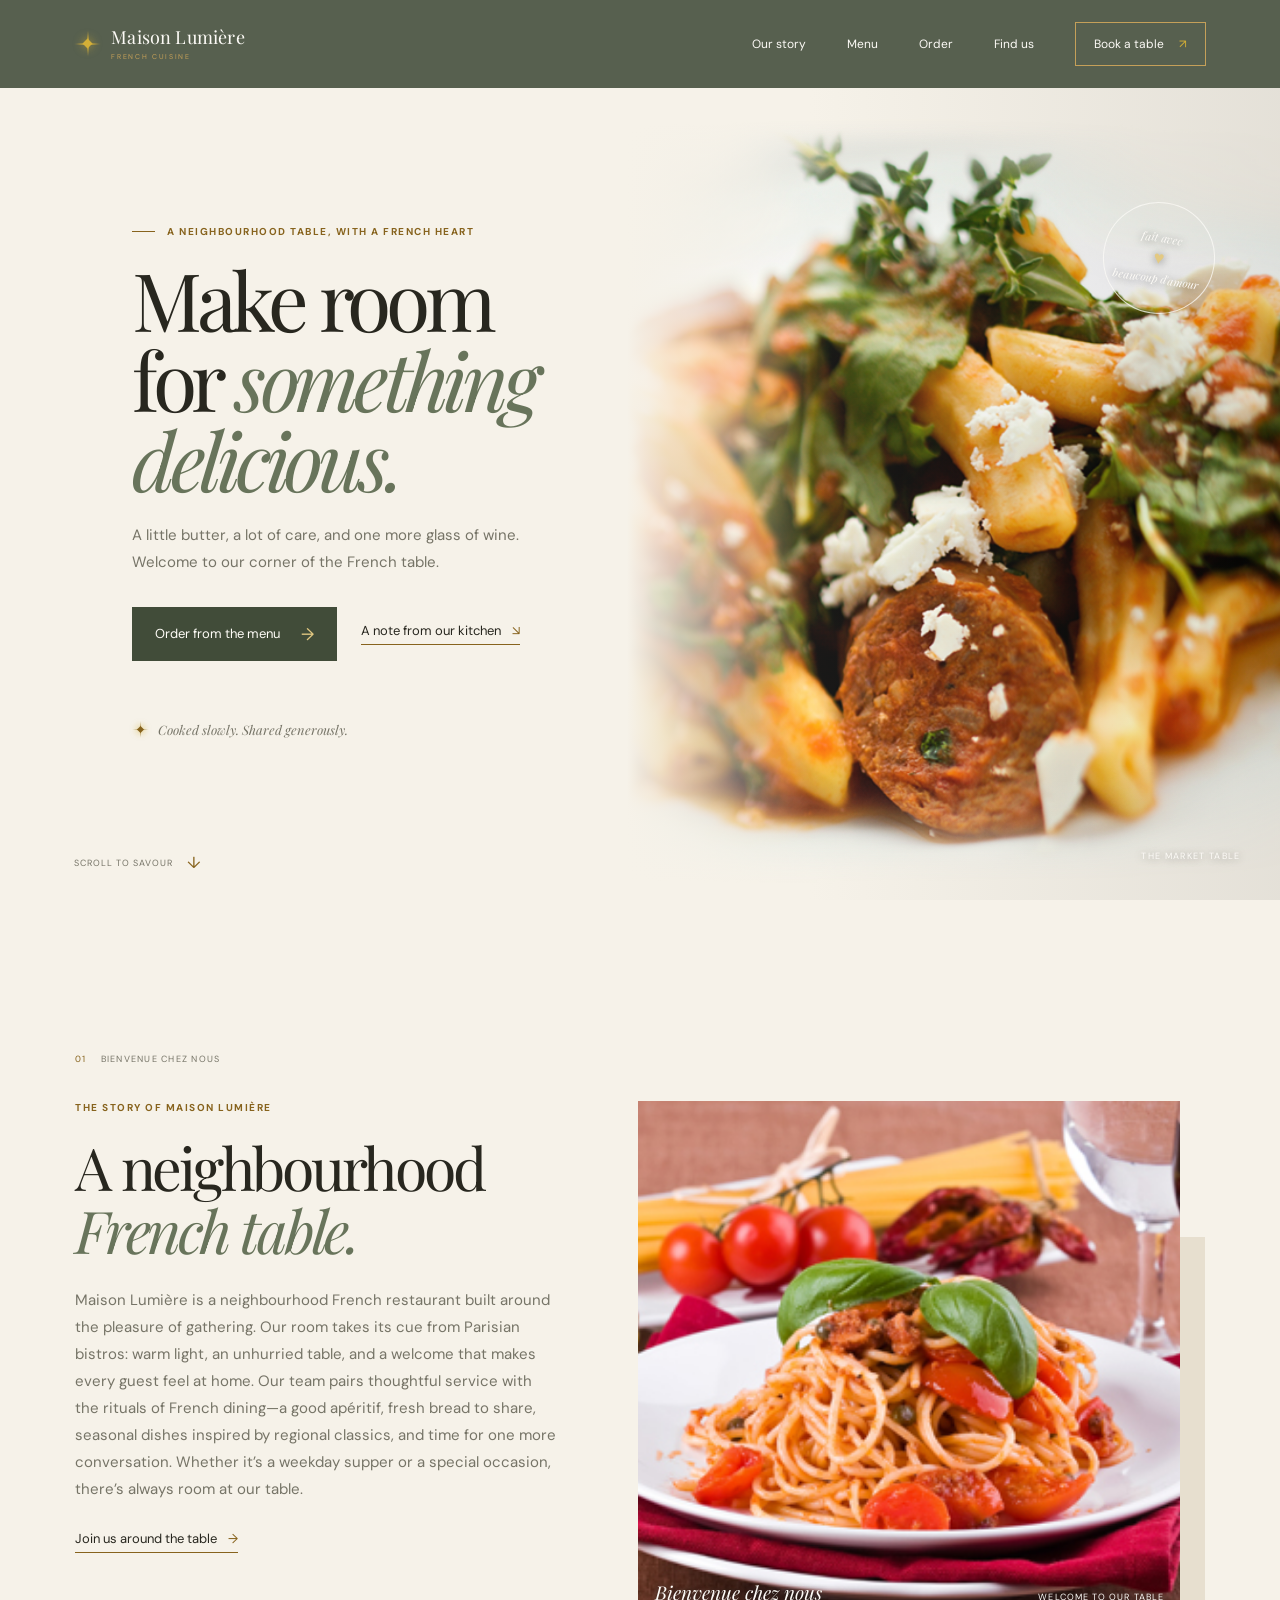
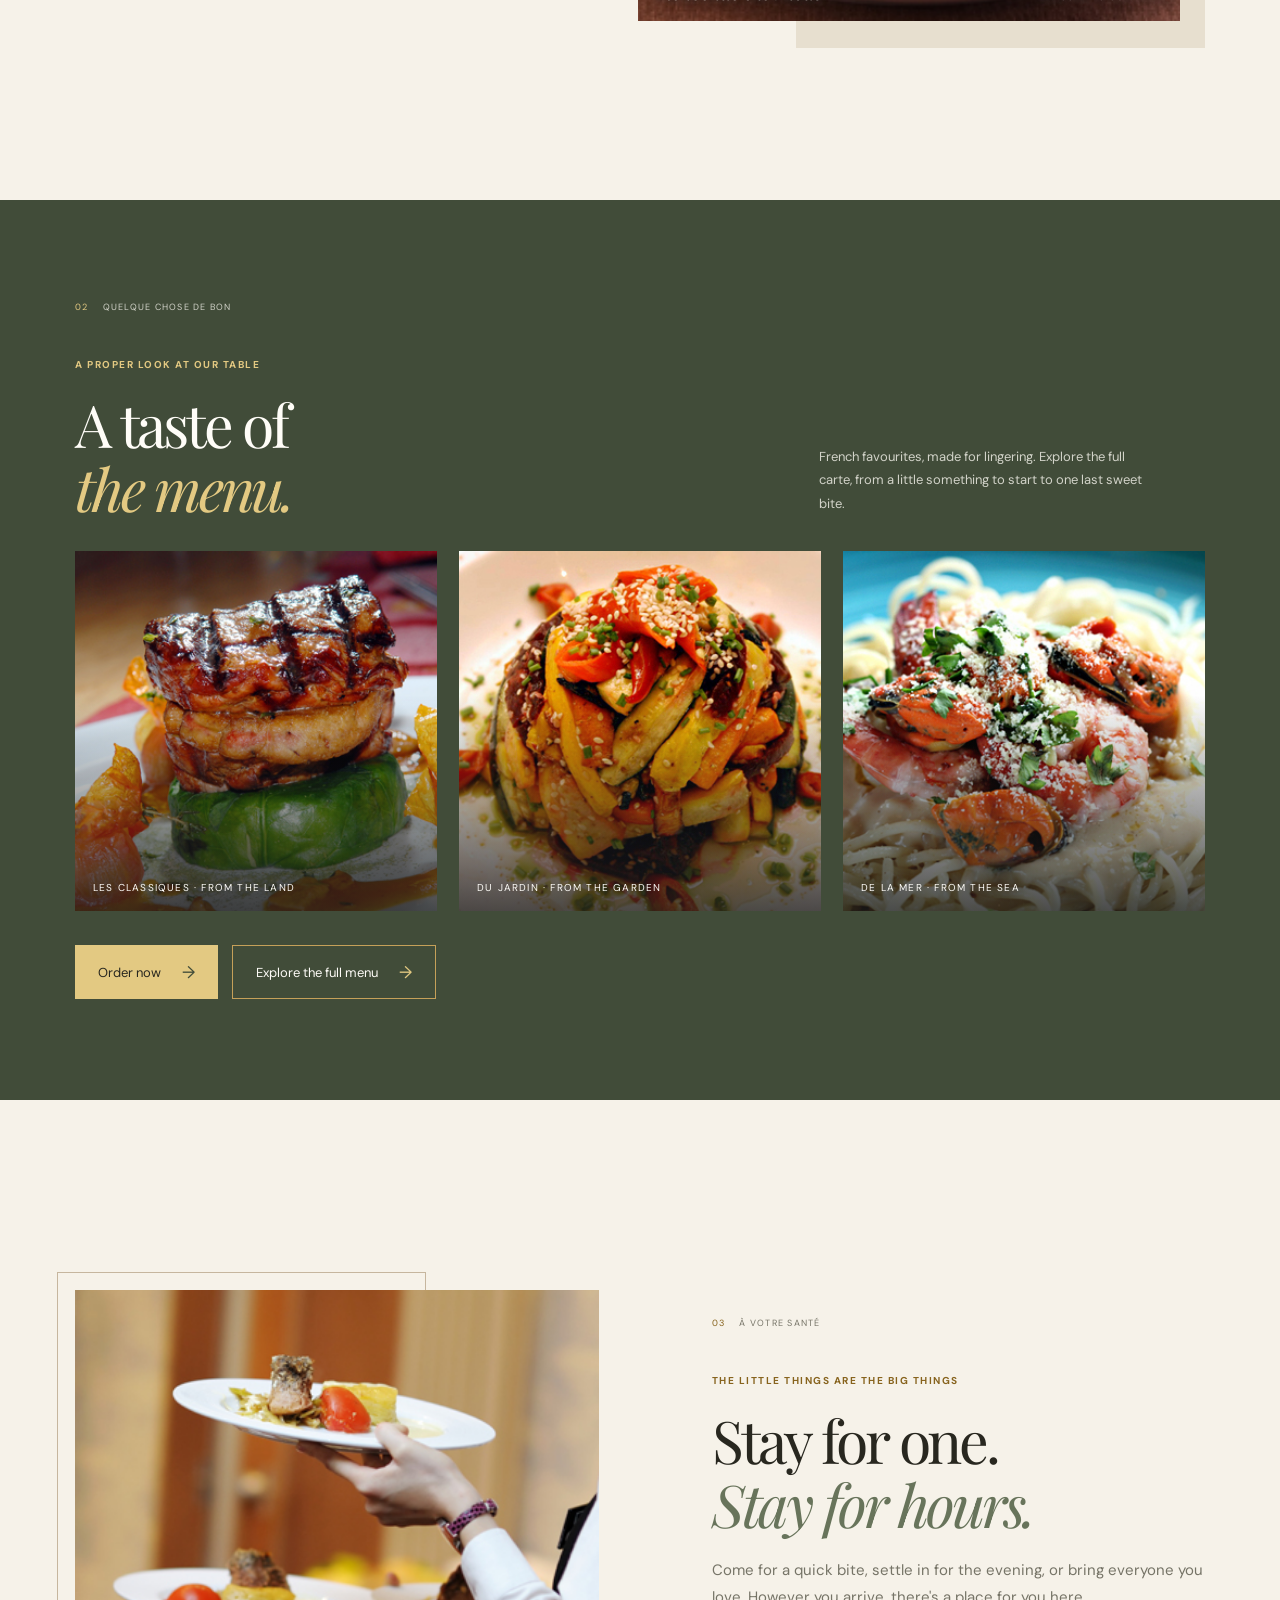
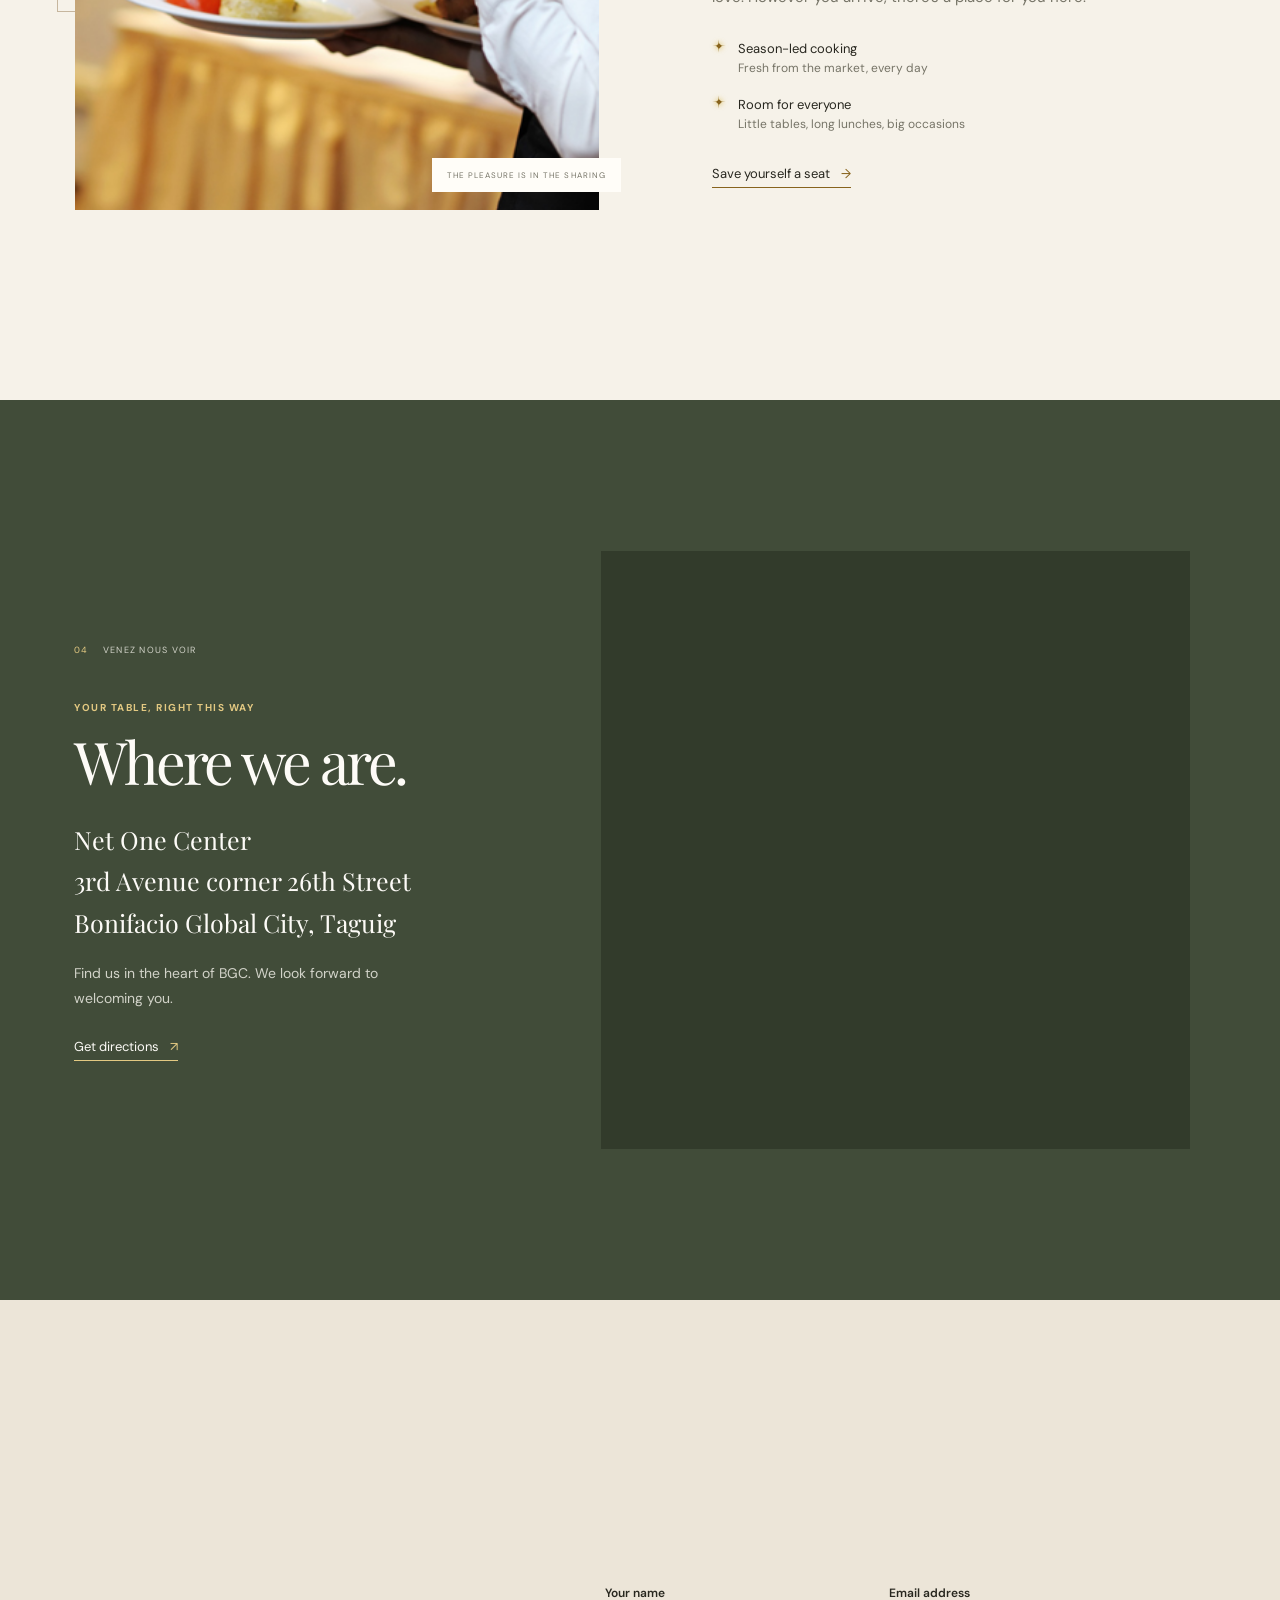
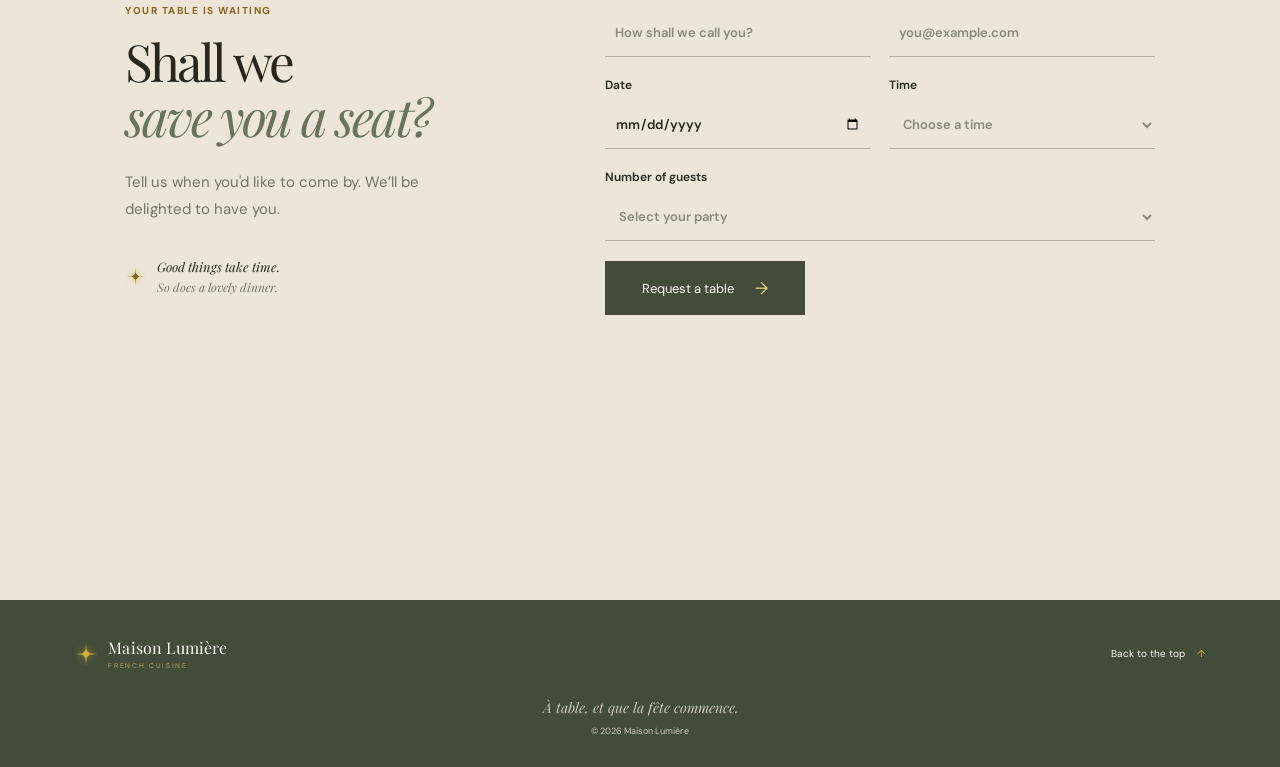
<file: index.html>
<!doctype html>
<html lang="en">
<head>
  <meta charset="utf-8">
  <meta name="viewport" content="width=device-width, initial-scale=1">
  <meta name="theme-color" content="#f6f2e9">
  <meta name="description" content="Maison Lumière — French cooking, made with the seasons and meant to be shared.">
  <title>Maison Lumière — A French table, warmly set</title>
  <link rel="preconnect" href="https://fonts.googleapis.com">
  <link rel="preconnect" href="https://fonts.gstatic.com" crossorigin>
  <link href="https://fonts.googleapis.com/css2?family=DM+Sans:wght@400;500;600;700&family=Montserrat:wght@400;500&family=Playfair+Display:ital,wght@0,400;0,500;0,600;1,400;1,500&display=swap" rel="stylesheet">
  <link rel="stylesheet" href="styles.css">
  <script src="script.js" defer></script>
</head>
<body>
  <!-- Shared site branding and navigation. -->
  <header class="site-header">
      <a class="brand" href="#top" aria-label="Maison Lumière home">
        <span class="brand-mark" aria-hidden="true"><span></span></span>
        <span class="brand-name">Maison Lumière<small>French Cuisine</small></span>
    </a>
    <button class="menu-toggle" type="button" aria-expanded="false" aria-controls="site-nav">
      <span class="sr-only">Toggle navigation</span>
      <span></span><span></span>
    </button>
    <nav class="site-nav" id="site-nav" aria-label="Main navigation">
      <a href="#story">Our story</a>
      <a href="menu.html">Menu</a>
      <a href="menu.html#order-summary">Order</a>
      <a href="#location">Find us</a>
      <a class="nav-booking" href="#reserve">Book a table <span aria-hidden="true">↗</span></a>
    </nav>
  </header>

  <!-- Home page story, menu preview, visit details, and reservation form. -->
  <main>
    <section class="hero" id="top">
      <div class="hero-copy">
        <p class="eyebrow"><span></span> A neighbourhood table, with a French heart</p>
        <h1>Make room<br>for <em>something</em><br><em>delicious.</em></h1>
        <p class="hero-description">A little butter, a lot of care, and one more glass of wine. Welcome to our corner of the French table.</p>
        <div class="hero-actions">
          <a class="button button-dark" href="menu.html#menu">Order from the menu <span aria-hidden="true">→</span></a>
          <a class="text-link" href="#story">A note from our kitchen <span aria-hidden="true">↘</span></a>
        </div>
        <div class="hero-footnote"><span class="logo-star hero-star" aria-hidden="true"><span></span></span> Cooked slowly. Shared generously.</div>
      </div>
      <div class="hero-image" role="img" aria-label="A freshly prepared dish with herbs and golden roasted vegetables">
        <div class="image-caption"><span>THE MARKET TABLE</span></div>
        <div class="round-stamp" aria-hidden="true"><span>fait avec</span><strong>♥</strong><span>beaucoup d'amour</span></div>
      </div>
      <a class="scroll-cue" href="#story"><span>Scroll to savour</span><span aria-hidden="true">↓</span></a>
    </section>

    <section class="intro section-wrap" id="story">
      <div class="section-kicker"><span>01</span><span>BIENVENUE CHEZ NOUS</span></div>
      <div class="intro-copy">
        <p class="eyebrow">The story of Maison Lumière</p>
        <h2>A neighbourhood<br><em>French table.</em></h2>
        <p>Maison Lumière is a neighbourhood French restaurant built around the pleasure of gathering. Our room takes its cue from Parisian bistros: warm light, an unhurried table, and a welcome that makes every guest feel at home. Our team pairs thoughtful service with the rituals of French dining—a good apéritif, fresh bread to share, seasonal dishes inspired by regional classics, and time for one more conversation. Whether it’s a weekday supper or a special occasion, there’s always room at our table.</p>
        <a class="text-link" href="#reserve">Join us around the table <span aria-hidden="true">→</span></a>
      </div>
      <figure class="story-photo">
        <img src="images/chef-portrait.jpg" alt="A chef welcoming guests to the Maison Lumière table" loading="lazy">
        <figcaption><span>Bienvenue chez nous</span><span>WELCOME TO OUR TABLE</span></figcaption>
      </figure>
    </section>

    <section class="menu-preview" id="menu">
      <div class="section-wrap">
        <div class="section-kicker section-kicker-light"><span>02</span><span>QUELQUE CHOSE DE BON</span></div>
        <div class="menu-heading">
          <div>
            <p class="eyebrow">A proper look at our table</p>
            <h2>A taste of<br><em>the menu.</em></h2>
          </div>
          <p>French favourites, made for lingering. Explore the full carte, from a little something to start to one last sweet bite.</p>
        </div>
        <div class="menu-preview-grid">
          <a class="menu-preview-card" href="menu.html#mains" data-preview-description="A French classic from the land, prepared for a relaxed meal at Maison Lumière.">
            <img src="images/index_img-7.jpg" alt="A beautifully plated grilled main course" loading="lazy">
            <span class="menu-preview-label">LES CLASSIQUES · FROM THE LAND</span>
          </a>
          <a class="menu-preview-card" href="menu.html#vegetarian" data-preview-description="Seasonal garden vegetables, thoughtfully prepared with French herbs.">
            <img src="images/index_img-8.jpg" alt="A colorful plate of seasonal vegetables" loading="lazy">
            <span class="menu-preview-label">DU JARDIN · FROM THE GARDEN</span>
          </a>
          <a class="menu-preview-card" href="menu.html#seafood" data-preview-description="Fresh seafood and comforting pasta, simply prepared for the table.">
            <img src="images/index_img-9.jpg" alt="A seafood dish with mussels and pasta" loading="lazy">
            <span class="menu-preview-label">DE LA MER · FROM THE SEA</span>
          </a>
        </div>
        <div class="menu-preview-actions">
          <a class="button button-menu" href="menu.html#order-summary">Order now <span aria-hidden="true">→</span></a>
          <a class="button button-menu button-menu-secondary" href="menu.html">Explore the full menu <span aria-hidden="true">→</span></a>
        </div>
      </div>
    </section>

    <section class="promise section-wrap" id="visit">
      <div class="promise-photo">
        <img src="images/index-3_img-1.jpg" alt="A dish being brought to the table" loading="lazy">
        <span class="photo-label">THE PLEASURE IS IN THE SHARING</span>
      </div>
      <div class="promise-copy">
        <div class="section-kicker"><span>03</span><span>À VOTRE SANTÉ</span></div>
        <p class="eyebrow">The little things are the big things</p>
        <h2>Stay for one.<br><em>Stay for hours.</em></h2>
        <p>Come for a quick bite, settle in for the evening, or bring everyone you love. However you arrive, there's a place for you here.</p>
        <div class="promise-details">
          <div><span class="logo-star detail-icon" aria-hidden="true"><span></span></span><span>Season-led cooking<br><small>Fresh from the market, every day</small></span></div>
          <div><span class="logo-star detail-icon" aria-hidden="true"><span></span></span><span>Room for everyone<br><small>Little tables, long lunches, big occasions</small></span></div>
        </div>
        <a class="text-link" href="#reserve">Save yourself a seat <span aria-hidden="true">→</span></a>
      </div>
    </section>

    <section class="location-section" id="location">
      <div class="location-inner">
        <div class="location-copy">
          <div class="section-kicker"><span>04</span><span>VENEZ NOUS VOIR</span></div>
          <p class="eyebrow">Your table, right this way</p>
          <h2>Where we are.</h2>
          <p class="location-address">Net One Center<br>3rd Avenue corner 26th Street<br>Bonifacio Global City, Taguig</p>
          <p class="location-note">Find us in the heart of BGC. We look forward to welcoming you.</p>
          <a class="text-link" href="https://www.google.com/maps/search/?api=1&query=Net+One+Center%2C+3rd+Avenue+corner+26th+Street%2C+Bonifacio+Global+City%2C+Taguig" target="_blank" rel="noreferrer">Get directions <span aria-hidden="true">↗</span></a>
        </div>
        <div class="location-map">
          <iframe title="Map showing Net One Center in Bonifacio Global City, Taguig" src="https://maps.google.com/maps?q=Net%20One%20Center%2C%203rd%20Avenue%20corner%2026th%20Street%2C%20Bonifacio%20Global%20City%2C%20Taguig&t=&z=15&ie=UTF8&iwloc=&output=embed" loading="lazy" referrerpolicy="no-referrer-when-downgrade"></iframe>
        </div>
      </div>
    </section>

    <section class="reservation" id="reserve">
      <div class="reservation-inner">
        <div class="reservation-copy">
          <p class="eyebrow">Your table is waiting</p>
          <h2>Shall we<br><em>save you a seat?</em></h2>
          <p>Tell us when you'd like to come by. We’ll be delighted to have you.</p>
          <div class="reservation-aside"><span class="logo-star reservation-star" aria-hidden="true"><span></span></span><span>Good things take time.<br><small>So does a lovely dinner.</small></span></div>
        </div>
        <form class="reservation-form">
          <div class="form-row">
            <label>Your name<input name="name" type="text" autocomplete="name" placeholder="How shall we call you?" required></label>
            <label>Email address<input name="email" type="email" autocomplete="email" placeholder="you@example.com" required></label>
          </div>
          <div class="form-row">
            <label>Date<input name="date" type="date" required></label>
            <label>Time<select name="time" required><option value="" disabled selected>Choose a time</option><option>12:00</option><option>12:30</option><option>13:00</option><option>19:00</option><option>19:30</option><option>20:00</option><option>20:30</option></select></label>
          </div>
          <label>Number of guests<select name="guests" required><option value="" disabled selected>Select your party</option><option>1 guest</option><option>2 guests</option><option>3 guests</option><option>4 guests</option><option>5 guests</option><option>6 guests</option></select></label>
          <button class="button button-light" type="submit">Request a table <span aria-hidden="true">→</span></button>
        </form>
      </div>
    </section>
  </main>

  <!-- Shared footer with the current year. -->
  <footer class="site-footer">
    <a class="brand footer-brand" href="#top" aria-label="Maison Lumière home">
      <span class="brand-mark" aria-hidden="true"><span></span></span>
      <span class="brand-name">Maison Lumière<small>French Cuisine</small></span>
    </a>
    <p>À table, et que la fête commence.</p>
    <a href="#top" class="back-top">Back to the top <span aria-hidden="true">↑</span></a>
    <small class="copyright">© <span id="year"></span> Maison Lumière</small>
  </footer>
  <div class="order-toast reservation-toast" role="status" aria-live="polite" aria-atomic="true"></div>
</body>
</html>
</file>
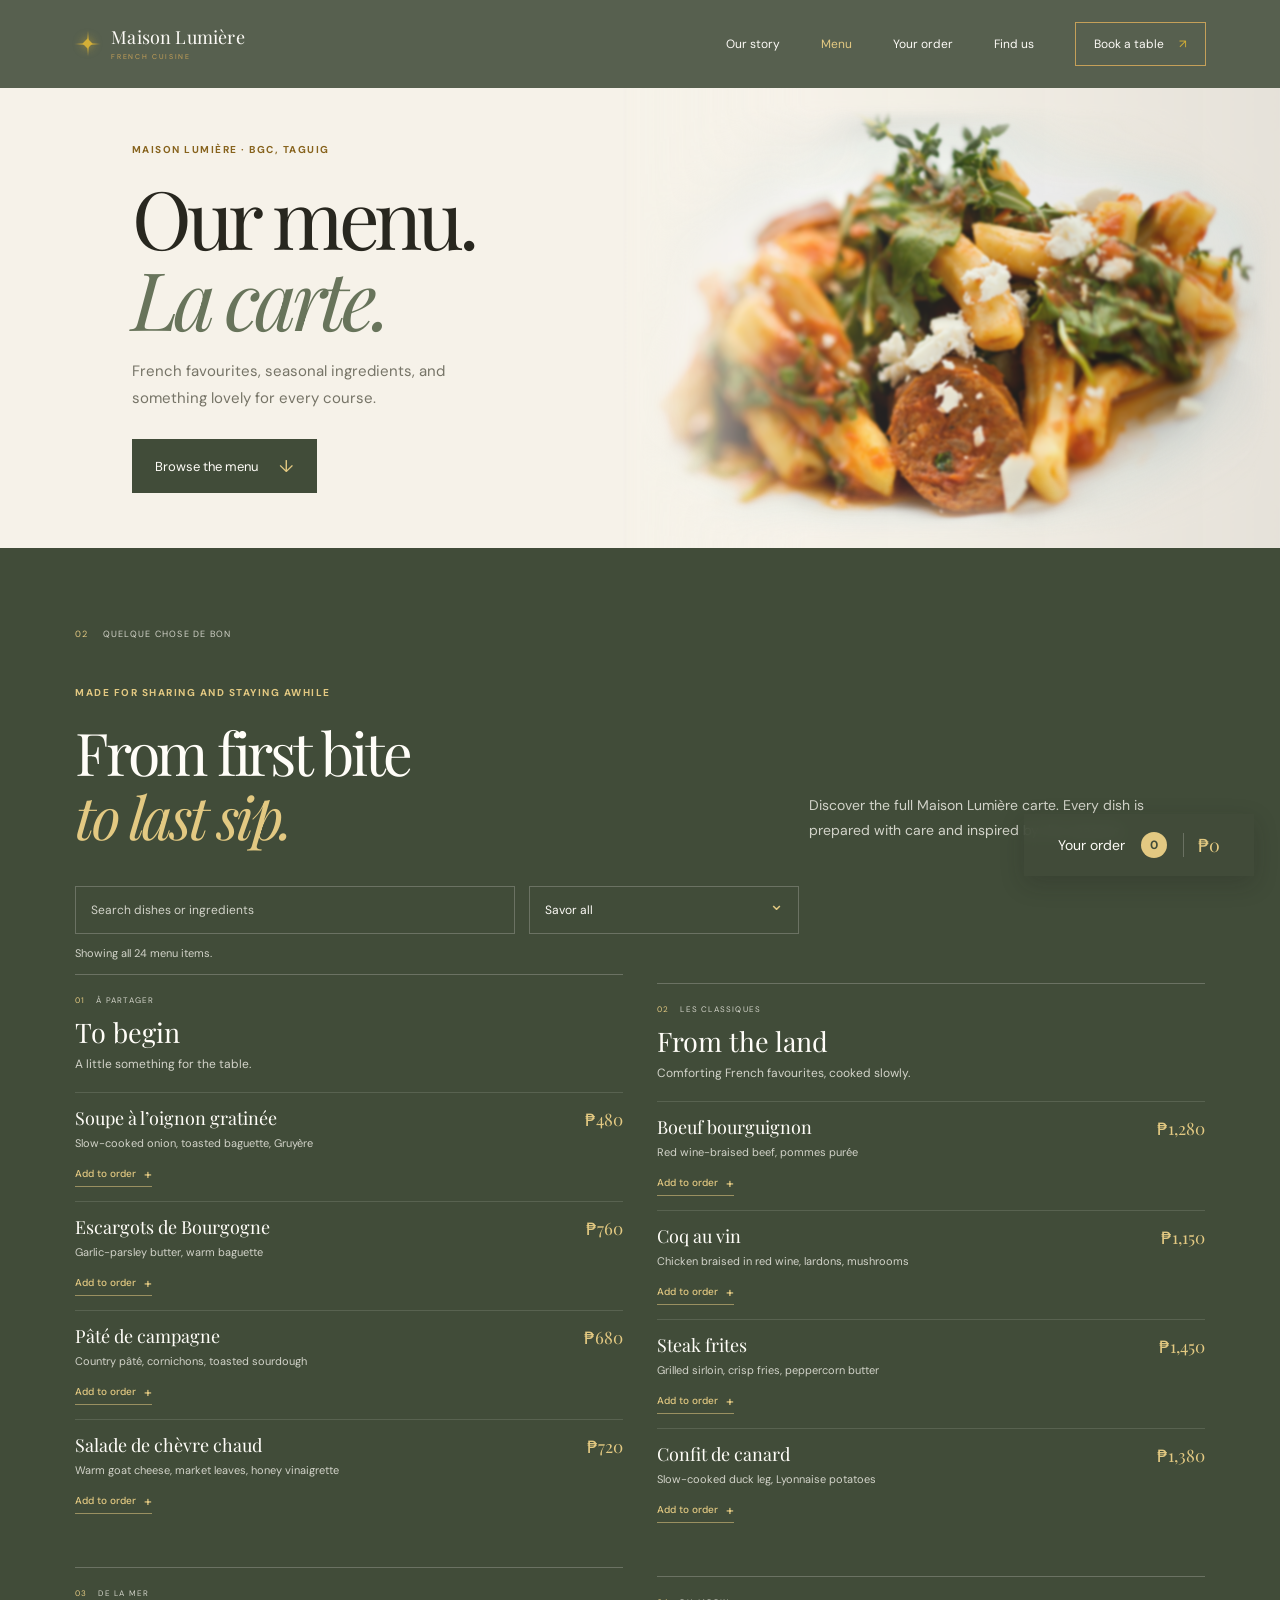
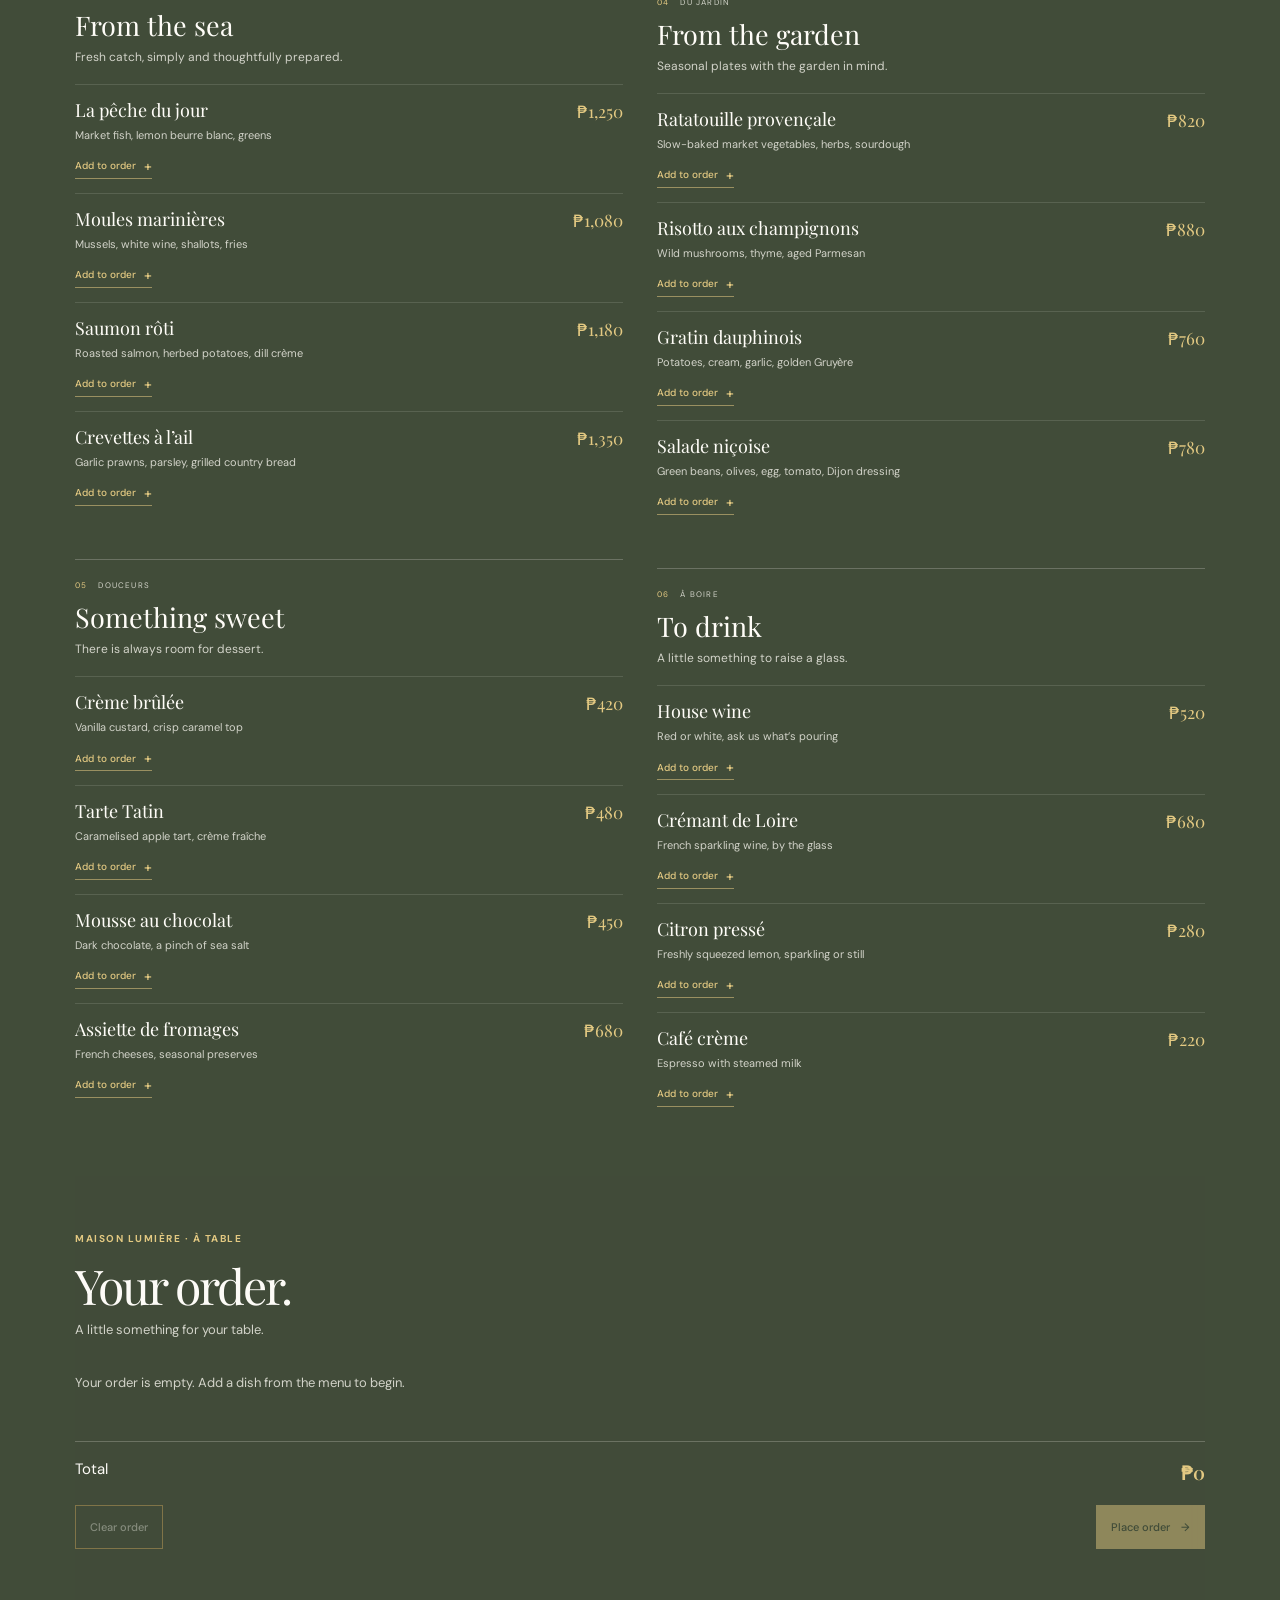
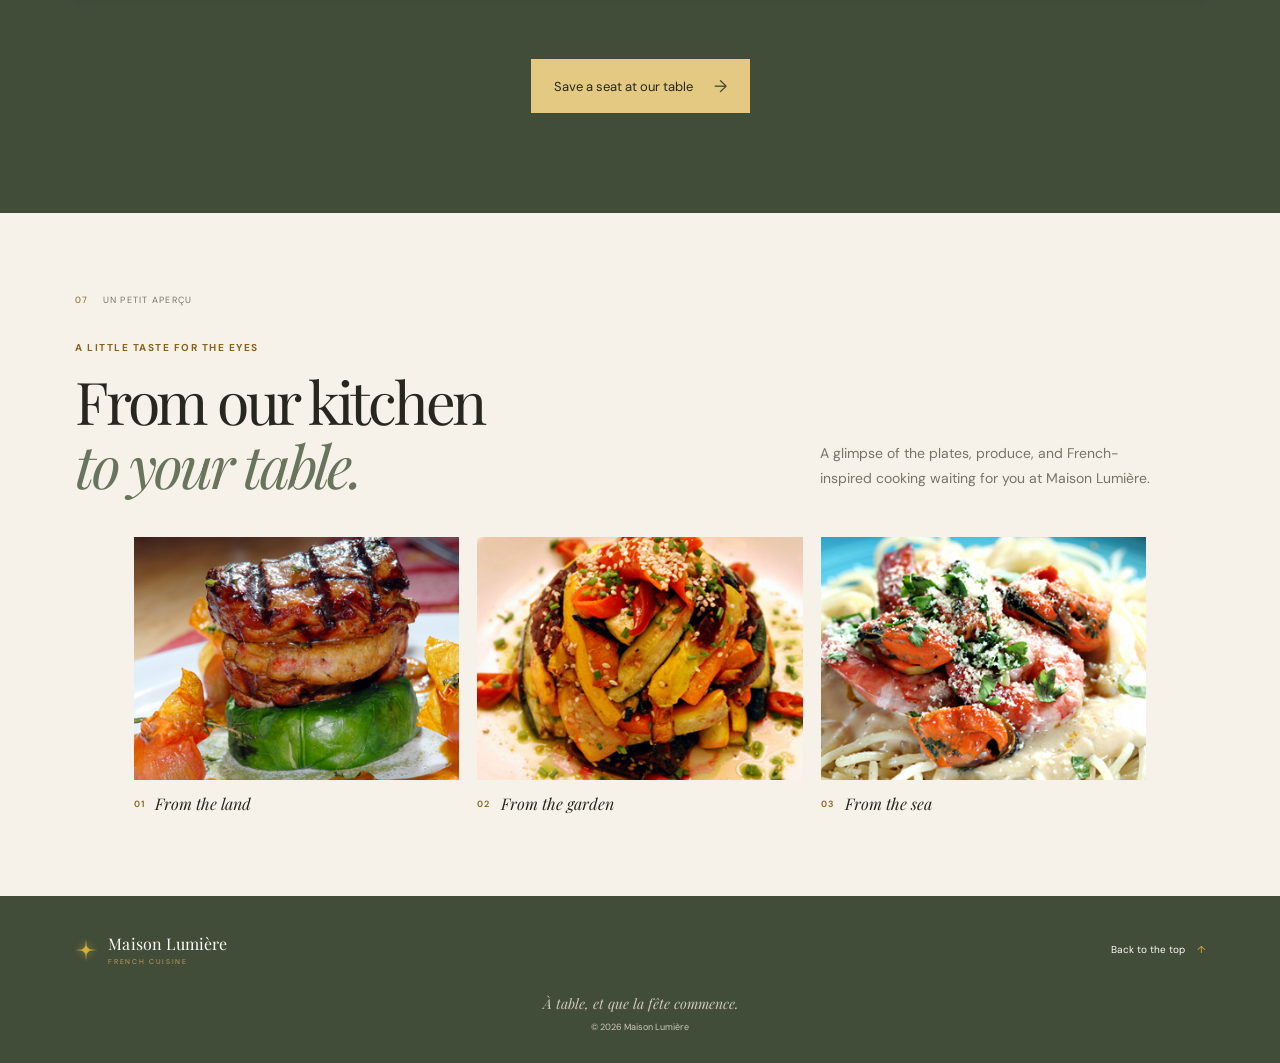
<file: menu.html>
<!doctype html>
<html lang="en">
<head>
  <meta charset="utf-8">
  <meta name="viewport" content="width=device-width, initial-scale=1">
  <meta name="theme-color" content="#f6f2e9">
  <meta name="description" content="Explore the Maison Lumière menu: French bistro favourites, seasonal plates, desserts, and drinks.">
  <title>Our Menu — Maison Lumière</title>
  <link rel="preconnect" href="https://fonts.googleapis.com">
  <link rel="preconnect" href="https://fonts.gstatic.com" crossorigin>
  <link href="https://fonts.googleapis.com/css2?family=DM+Sans:wght@400;500;600;700&family=Montserrat:wght@400;500&family=Playfair+Display:ital,wght@0,400;0,500;0,600;1,400;1,500&display=swap" rel="stylesheet">
  <link rel="stylesheet" href="styles.css">
  <script src="script.js" defer></script>
</head>
<body>
  <!-- Shared site branding and navigation. -->
  <header class="site-header">
    <a class="brand" href="index.html" aria-label="Maison Lumière home">
      <span class="brand-mark" aria-hidden="true"><span></span></span>
      <span class="brand-name">Maison Lumière<small>French Cuisine</small></span>
    </a>
    <button class="menu-toggle" type="button" aria-expanded="false" aria-controls="site-nav">
      <span class="sr-only">Toggle navigation</span>
      <span></span><span></span>
    </button>
    <nav class="site-nav" id="site-nav" aria-label="Main navigation">
      <a href="index.html#story">Our story</a>
      <a href="menu.html" aria-current="page">Menu</a>
      <a href="#order-summary">Your order</a>
      <a href="index.html#location">Find us</a>
      <a class="nav-booking" href="index.html#reserve">Book a table <span aria-hidden="true">↗</span></a>
    </nav>
  </header>

  <!-- Menu sections, category controls, and interactive order summary. -->
  <main>
    <section class="menu-page-hero" id="top">
      <div class="menu-page-hero-copy">
        <p class="eyebrow">MAISON LUMIÈRE · BGC, TAGUIG</p>
        <h1>Our menu.<br><em>La carte.</em></h1>
        <p>French favourites, seasonal ingredients, and something lovely for every course.</p>
        <a class="button button-dark" href="#starters">Browse the menu <span aria-hidden="true">↓</span></a>
      </div>
      <div class="menu-page-hero-image" role="img" aria-label="A seafood dish with pasta, herbs, and mussels"></div>
    </section>

    <section class="menu-section menu-page-section" id="menu">
      <div class="section-wrap">
        <div class="section-kicker section-kicker-light"><span>02</span><span>QUELQUE CHOSE DE BON</span></div>
        <div class="menu-heading">
          <div>
            <p class="eyebrow">Made for sharing and staying awhile</p>
            <h2>From first bite<br><em>to last sip.</em></h2>
          </div>
          <p>Discover the full Maison Lumière carte. Every dish is prepared with care and inspired by the seasons.</p>
        </div>
        <div class="menu-controls">
          <div class="menu-search">
            <label class="sr-only" for="menu-search">Search dishes and ingredients</label>
            <input id="menu-search" type="search" placeholder="Search dishes or ingredients" aria-describedby="menu-search-status">
          </div>
          <div class="menu-category-picker">
            <label class="sr-only" for="menu-category-select">Choose a menu category</label>
            <select id="menu-category-select" aria-label="Choose a menu category">
              <option value="#menu">Savor all</option>
              <option value="#starters">To begin</option>
              <option value="#mains">From the land</option>
              <option value="#seafood">From the sea</option>
              <option value="#vegetarian">From the garden</option>
              <option value="#desserts">Something sweet</option>
              <option value="#drinks">To drink</option>
            </select>
            <span aria-hidden="true">⌄</span>
          </div>
        </div>
        <p class="menu-search-status" id="menu-search-status" role="status" aria-live="polite"></p>
        <div class="menu-grid">
          <article class="menu-category" id="starters">
            <p class="menu-category-label">01 <span>À PARTAGER</span></p>
            <h3>To begin</h3>
            <p class="menu-category-intro">A little something for the table.</p>
            <ul class="menu-list">
              <li><div><h4>Soupe à l’oignon gratinée</h4><p>Slow-cooked onion, toasted baguette, Gruyère</p></div><span class="menu-price">₱480</span></li>
              <li><div><h4>Escargots de Bourgogne</h4><p>Garlic-parsley butter, warm baguette</p></div><span class="menu-price">₱760</span></li>
              <li><div><h4>Pâté de campagne</h4><p>Country pâté, cornichons, toasted sourdough</p></div><span class="menu-price">₱680</span></li>
              <li><div><h4>Salade de chèvre chaud</h4><p>Warm goat cheese, market leaves, honey vinaigrette</p></div><span class="menu-price">₱720</span></li>
            </ul>
          </article>
          <article class="menu-category" id="mains">
            <p class="menu-category-label">02 <span>LES CLASSIQUES</span></p>
            <h3>From the land</h3>
            <p class="menu-category-intro">Comforting French favourites, cooked slowly.</p>
            <ul class="menu-list">
              <li><div><h4>Boeuf bourguignon</h4><p>Red wine-braised beef, pommes purée</p></div><span class="menu-price">₱1,280</span></li>
              <li><div><h4>Coq au vin</h4><p>Chicken braised in red wine, lardons, mushrooms</p></div><span class="menu-price">₱1,150</span></li>
              <li><div><h4>Steak frites</h4><p>Grilled sirloin, crisp fries, peppercorn butter</p></div><span class="menu-price">₱1,450</span></li>
              <li><div><h4>Confit de canard</h4><p>Slow-cooked duck leg, Lyonnaise potatoes</p></div><span class="menu-price">₱1,380</span></li>
            </ul>
          </article>
          <article class="menu-category" id="seafood">
            <p class="menu-category-label">03 <span>DE LA MER</span></p>
            <h3>From the sea</h3>
            <p class="menu-category-intro">Fresh catch, simply and thoughtfully prepared.</p>
            <ul class="menu-list">
              <li><div><h4>La pêche du jour</h4><p>Market fish, lemon beurre blanc, greens</p></div><span class="menu-price">₱1,250</span></li>
              <li><div><h4>Moules marinières</h4><p>Mussels, white wine, shallots, fries</p></div><span class="menu-price">₱1,080</span></li>
              <li><div><h4>Saumon rôti</h4><p>Roasted salmon, herbed potatoes, dill crème</p></div><span class="menu-price">₱1,180</span></li>
              <li><div><h4>Crevettes à l’ail</h4><p>Garlic prawns, parsley, grilled country bread</p></div><span class="menu-price">₱1,350</span></li>
            </ul>
          </article>
          <article class="menu-category" id="vegetarian">
            <p class="menu-category-label">04 <span>DU JARDIN</span></p>
            <h3>From the garden</h3>
            <p class="menu-category-intro">Seasonal plates with the garden in mind.</p>
            <ul class="menu-list">
              <li><div><h4>Ratatouille provençale</h4><p>Slow-baked market vegetables, herbs, sourdough</p></div><span class="menu-price">₱820</span></li>
              <li><div><h4>Risotto aux champignons</h4><p>Wild mushrooms, thyme, aged Parmesan</p></div><span class="menu-price">₱880</span></li>
              <li><div><h4>Gratin dauphinois</h4><p>Potatoes, cream, garlic, golden Gruyère</p></div><span class="menu-price">₱760</span></li>
              <li><div><h4>Salade niçoise</h4><p>Green beans, olives, egg, tomato, Dijon dressing</p></div><span class="menu-price">₱780</span></li>
            </ul>
          </article>
          <article class="menu-category" id="desserts">
            <p class="menu-category-label">05 <span>DOUCEURS</span></p>
            <h3>Something sweet</h3>
            <p class="menu-category-intro">There is always room for dessert.</p>
            <ul class="menu-list">
              <li><div><h4>Crème brûlée</h4><p>Vanilla custard, crisp caramel top</p></div><span class="menu-price">₱420</span></li>
              <li><div><h4>Tarte Tatin</h4><p>Caramelised apple tart, crème fraîche</p></div><span class="menu-price">₱480</span></li>
              <li><div><h4>Mousse au chocolat</h4><p>Dark chocolate, a pinch of sea salt</p></div><span class="menu-price">₱450</span></li>
              <li><div><h4>Assiette de fromages</h4><p>French cheeses, seasonal preserves</p></div><span class="menu-price">₱680</span></li>
            </ul>
          </article>
          <article class="menu-category" id="drinks">
            <p class="menu-category-label">06 <span>À BOIRE</span></p>
            <h3>To drink</h3>
            <p class="menu-category-intro">A little something to raise a glass.</p>
            <ul class="menu-list">
              <li><div><h4>House wine</h4><p>Red or white, ask us what’s pouring</p></div><span class="menu-price">₱520</span></li>
              <li><div><h4>Crémant de Loire</h4><p>French sparkling wine, by the glass</p></div><span class="menu-price">₱680</span></li>
              <li><div><h4>Citron pressé</h4><p>Freshly squeezed lemon, sparkling or still</p></div><span class="menu-price">₱280</span></li>
              <li><div><h4>Café crème</h4><p>Espresso with steamed milk</p></div><span class="menu-price">₱220</span></li>
            </ul>
          </article>
        </div>
        <section class="order-summary" id="order-summary" aria-labelledby="order-summary-title">
          <p class="eyebrow">MAISON LUMIÈRE · À TABLE</p>
          <h2 id="order-summary-title">Your order.</h2>
          <p class="order-summary-intro">A little something for your table.</p>
          <p class="order-empty">Your order is empty. Add a dish from the menu to begin.</p>
          <ul class="order-items" aria-label="Items in your order"></ul>
          <div class="order-total"><span>Total</span><strong>₱0</strong></div>
          <p class="order-status" aria-live="polite"></p>
          <div class="order-summary-actions">
            <button class="order-clear" type="button">Clear order</button>
            <button class="order-submit" type="button">Place order <span aria-hidden="true">→</span></button>
          </div>
        </section>
        <a class="button button-menu menu-booking-link" href="index.html#reserve">Save a seat at our table <span aria-hidden="true">→</span></a>
      </div>
    </section>

    <section class="food-gallery" id="gallery">
      <div class="section-wrap">
        <div class="section-kicker"><span>07</span><span>UN PETIT APERÇU</span></div>
        <div class="food-gallery-heading">
          <div>
            <p class="eyebrow">A little taste for the eyes</p>
            <h2>From our kitchen<br><em>to your table.</em></h2>
          </div>
          <p>A glimpse of the plates, produce, and French-inspired cooking waiting for you at Maison Lumière.</p>
        </div>
        <div class="food-gallery-grid">
          <figure class="food-gallery-card">
            <img src="images/index_img-7.jpg" alt="A French dish from the Maison Lumière menu" loading="lazy">
            <figcaption><span>01</span> From the land</figcaption>
          </figure>
          <figure class="food-gallery-card">
            <img src="images/index_img-8.jpg" alt="A French dish from the Maison Lumière menu" loading="lazy">
            <figcaption><span>02</span> From the garden</figcaption>
          </figure>
          <figure class="food-gallery-card">
            <img src="images/index_img-9.jpg" alt="A French dish from the Maison Lumière menu" loading="lazy">
            <figcaption><span>03</span> From the sea</figcaption>
          </figure>
        </div>
      </div>
    </section>
  </main>

  <!-- Shared footer with the current year. -->
  <footer class="site-footer">
    <a class="brand footer-brand" href="index.html" aria-label="Maison Lumière home">
      <span class="brand-mark" aria-hidden="true"><span></span></span>
      <span class="brand-name">Maison Lumière<small>French Cuisine</small></span>
    </a>
    <p>À table, et que la fête commence.</p>
    <a href="#top" class="back-top">Back to the top <span aria-hidden="true">↑</span></a>
    <small class="copyright">© <span id="year"></span> Maison Lumière</small>
  </footer>
  <button class="order-cart-toggle" type="button" aria-controls="order-summary">
    <span>Your order</span>
    <span class="order-count">0</span>
    <span class="order-cart-total">₱0</span>
  </button>
  <div class="order-toast" role="status" aria-live="polite" aria-atomic="true"></div>
</body>
</html>
</file>
<file: styles.css>
/* Shared brand colors, fonts, and sizing tokens. */
:root {
  color-scheme: light;
  --cream: #f6f2e9;
  --paper: #fffdf8;
  --ivory: #fdfbf7;
  --ink: #28271f;
  --charcoal: #1a1a1a;
  --muted: #767467;
  --olive: #414c39;
  --olive-light: #68745b;
  --gold: #d4af37;
  --gold-muted: #c5a059;
  --gold-soft: #e3c982;
  --gold-ink: #87631d;
  --gold-wash: rgba(212, 175, 55, .1);
  --gold-glow: rgba(212, 175, 55, .55);
  --cream-dark: #ece5d8;
  --linen: #e7dfcf;
  --linen-line: #d7c9b4;
  --sand-line: #c6b69e;
  --field-line: #b8ae9d;
  --placeholder: #8c887e;
  --muted-light: #d2d3c9;
  --footer-muted: #d0c9ba;
  --olive-photo: #59634f;
  --line: rgba(40, 39, 31, .17);
  --line-dark: rgba(253, 251, 247, .22);
  --header-height: 88px;
  --serif: "Playfair Display", Georgia, serif;
  --sans: "DM Sans", Arial, sans-serif;
}
/* Base element defaults used across both pages. */
* {
  box-sizing: border-box;
}
html {
  scroll-behavior: smooth;
  scroll-padding-top: var(--header-height);
}
body {
  margin: 0;
  background: var(--cream);
  color: var(--ink);
  font-family: var(--sans);
  -webkit-font-smoothing: antialiased;
}
a {
  color: inherit;
  text-decoration: none;
}
button, input, select {
  font: inherit;
}
img {
  display: block;
  width: 100%;
}
.sr-only {
  position: absolute;
  width: 1px;
  height: 1px;
  padding: 0;
  margin: -1px;
  overflow: hidden;
  clip: rect(0, 0, 0, 0);
  white-space: nowrap;
  border: 0;
}
/* Shared branding and navigation. */
.site-header {
  height: 88px;
  padding: 0 5.8%;
  display: flex;
  align-items: center;
  justify-content: space-between;
  position: sticky;
  top: 0;
  z-index: 5;
  background: rgba(65, 76, 57, .88);
  backdrop-filter: blur(10px);
  -webkit-backdrop-filter: blur(10px);
}
.brand {
  display: inline-flex;
  align-items: center;
  gap: 10px;
  padding: 9px 0;
  background: transparent;
  color: var(--ivory);
}
.brand-mark, .logo-star {
  position: relative;
  display: inline-grid;
  flex: 0 0 auto;
  place-items: center;
  --star-color: var(--gold);
}
.brand-mark {
  width: 27px;
  height: 27px;
  flex-basis: 27px;
}
.brand-mark::before, .brand-mark::after, .logo-star::before, .logo-star::after {
  position: absolute;
  content: "";
  border-radius: 50%;
}
.brand-mark::before, .logo-star::before {
  width: 2px;
  height: 100%;
  background: linear-gradient(to bottom, transparent, var(--star-color), transparent);
}
.brand-mark::after, .logo-star::after {
  width: 100%;
  height: 2px;
  background: linear-gradient(to right, transparent, var(--star-color), transparent);
}
.brand-mark span, .logo-star span {
  position: relative;
  z-index: 1;
  width: 7px;
  height: 7px;
  background: var(--star-color);
  transform: rotate(45deg);
  box-shadow: 0 0 9px 1px var(--gold-glow);
}
.brand-name {
  color: var(--ivory);
  font: 400 18px/1.1 var(--serif);
  letter-spacing: .01em;
  white-space: nowrap;
}
.brand-name small {
  display: block;
  margin-top: 5px;
  color: var(--gold-muted);
  font: 400 7px/1 var(--sans);
  letter-spacing: .24em;
  text-transform: uppercase;
}
.site-nav {
  display: flex;
  align-items: center;
  gap: clamp(22px, 3.2vw, 50px);
  color: var(--ivory);
  font-size: 12px;
}
.site-nav > a:not(.nav-booking) {
  transition: color .2s ease;
}
.site-nav > a:not(.nav-booking):hover {
  color: var(--gold-soft);
}
.nav-booking {
  padding: 13px 18px;
  border: 1px solid var(--gold-muted);
}
.nav-booking:hover {
  background: var(--gold-wash);
}
.nav-booking span {
  margin-left: 12px;
  color: var(--gold);
}
.menu-toggle {
  display: none;
}
/* Home page hero and story sections. */
.hero {
  min-height: max(560px, calc(100svh - var(--header-height)));
  position: relative;
  display: flex;
  align-items: center;
  overflow: hidden;
}
.hero-copy {
  position: relative;
  z-index: 2;
  width: 51%;
  padding: 10px 0 35px 10.3%;
}
.eyebrow {
  margin: 0 0 21px;
  color: var(--gold-ink);
  font-size: 10px;
  font-weight: 700;
  letter-spacing: .15em;
  text-transform: uppercase;
}
.hero .eyebrow span {
  display: inline-block;
  width: 23px;
  height: 1px;
  margin: 0 9px 3px 0;
  background: var(--gold-ink);
}
h1, h2, h3, p, figure {
  margin-top: 0;
}
.hero h1 {
  margin-bottom: 23px;
  font: 400 clamp(55px, 6.3vw, 92px)/.99 var(--serif);
  letter-spacing: -.065em;
}
h1 em, h2 em {
  color: var(--olive-light);
  font-weight: 400;
}
.hero-description {
  max-width: 410px;
  margin-bottom: 31px;
  color: var(--muted);
  font-size: 15px;
  line-height: 1.8;
}
.hero-actions {
  display: flex;
  align-items: center;
  gap: 24px;
}
.button {
  min-height: 54px;
  padding: 0 23px;
  display: inline-flex;
  align-items: center;
  justify-content: center;
  gap: 21px;
  border: 0;
  cursor: pointer;
  font-size: 13px;
  transition: transform .2s ease, background .2s ease;
}
.button:hover {
  transform: translateY(-2px);
}
.button-dark {
  background: var(--olive);
  color: var(--paper);
}
.button-dark:hover {
  background: var(--olive-light);
}
.button span {
  color: var(--gold-soft);
  font-size: 17px;
}
.text-link {
  padding-bottom: 5px;
  border-bottom: 1px solid var(--gold-ink);
  font-size: 13px;
}
.text-link span {
  margin-left: 8px;
  color: var(--gold-ink);
}
.hero-footnote {
  display: flex;
  align-items: center;
  gap: 9px;
  margin-top: 60px;
  color: var(--muted);
  font: italic 13px var(--serif);
}
.hero-star {
  width: 17px;
  height: 17px;
  --star-color: var(--gold-ink);
}
.hero-star::before, .hero-star::after {
  width: 1px;
  height: 100%;
}
.hero-star::after {
  width: 100%;
  height: 1px;
}
.hero-star span {
  width: 5px;
  height: 5px;
  box-shadow: 0 0 6px 1px var(--gold-glow);
}
.hero-image {
  position: absolute;
  inset: 0 0 0 49%;
  background: linear-gradient(90deg, var(--cream) 0%, rgba(246,242,233,.09) 28%, rgba(20,19,16,.08) 100%), url("images/header-bg.png") center/cover no-repeat;
}
.image-caption {
  position: absolute;
  right: 6%;
  bottom: 38px;
  left: 6%;
  display: flex;
  justify-content: flex-end;
  color: var(--ivory);
  font-size: 9px;
  letter-spacing: .15em;
  text-shadow: 0 1px 8px rgba(0,0,0,.4);
}
.round-stamp {
  position: absolute;
  top: 14%;
  right: 10%;
  width: 112px;
  height: 112px;
  border: 1px solid rgba(253,251,247,.76);
  border-radius: 50%;
  display: flex;
  flex-direction: column;
  align-items: center;
  justify-content: center;
  color: var(--ivory);
  font: italic 11px var(--serif);
  text-shadow: 0 1px 8px rgba(0,0,0,.45);
  transform: rotate(9deg);
}
.round-stamp strong {
  margin: 1px 0;
  color: var(--gold-soft);
  font: 18px var(--sans);
}
.scroll-cue {
  position: absolute;
  z-index: 2;
  left: 5.8%;
  bottom: 27px;
  display: flex;
  gap: 14px;
  align-items: center;
  color: var(--muted);
  font-size: 9px;
  letter-spacing: .11em;
  text-transform: uppercase;
}
.scroll-cue span + span {
  color: var(--gold-ink);
  font-size: 16px;
}
.section-wrap {
  width: min(1130px, 88.4%);
  margin: 0 auto;
}
.intro {
  min-height: 100svh;
  padding-top: clamp(58px, 8svh, 104px);
  padding-bottom: clamp(58px, 8svh, 104px);
  position: relative;
  display: grid;
  grid-template-columns: .92fr 1.08fr;
  column-gap: 7%;
  align-content: center;
}
.section-kicker {
  display: flex;
  gap: 14px;
  align-items: center;
  color: var(--muted);
  font-size: 9px;
  letter-spacing: .14em;
}
.section-kicker span:first-child {
  color: var(--gold-ink);
}
.intro > .section-kicker {
  grid-column: 1 / -1;
  margin-bottom: clamp(25px, 4svh, 42px);
}
.intro-copy {
  padding-left: 0;
}
.intro-copy h2, .menu-heading h2, .promise-copy h2, .reservation-copy h2 {
  margin-bottom: 25px;
  font: 400 clamp(42px, 4.6vw, 66px)/1.08 var(--serif);
  letter-spacing: -.055em;
}
.intro-copy > p:not(.eyebrow), .promise-copy > p:not(.eyebrow) {
  max-width: 500px;
  color: var(--muted);
  font-size: 15px;
  line-height: 1.8;
}
.intro-copy .text-link {
  display: inline-block;
  margin-top: 12px;
}
.story-photo {
  position: relative;
  align-self: center;
  margin: 0;
  padding: 0 25px 27px 0;
}
.story-photo::after {
  content: "";
  position: absolute;
  z-index: -1;
  right: 0;
  bottom: 0;
  width: 72%;
  height: 75%;
  background: var(--linen);
}
.story-photo img {
  width: 100%;
  height: min(58svh, 520px);
  object-fit: cover;
}
.story-photo figcaption {
  position: absolute;
  right: 41px;
  bottom: 43px;
  left: 17px;
  display: flex;
  justify-content: space-between;
  align-items: baseline;
  color: var(--ivory);
  text-shadow: 0 1px 6px #333;
}
.story-photo figcaption span:first-child {
  font: italic 19px var(--serif);
}
.story-photo figcaption span:last-child {
  font-size: 9px;
  letter-spacing: .12em;
}
/* Dish categories, search controls, and order summary. */
.menu-section {
  min-height: 100svh;
  padding: 94px 0 100px;
  background: var(--olive);
  color: var(--paper);
}
.menu-preview {
  min-height: 100svh;
  padding: clamp(70px, 9svh, 110px) 0;
  display: grid;
  align-items: center;
  background: var(--olive);
  color: var(--paper);
}
.menu-preview .section-kicker-light {
  margin-bottom: clamp(30px, 5svh, 46px);
}
.menu-preview .menu-heading {
  margin-bottom: 32px;
}
.menu-preview .menu-heading > p {
  width: min(330px, 34%);
  font-size: 13px;
}
.menu-preview-grid {
  display: grid;
  grid-template-columns: repeat(3, minmax(0, 1fr));
  gap: 22px;
}
.menu-preview-card {
  position: relative;
  min-height: clamp(220px, 30vw, 360px);
  overflow: hidden;
  background: var(--charcoal);
}
.menu-preview-card:focus-visible {
  outline: 2px solid var(--gold-soft);
  outline-offset: 4px;
}
.menu-preview-card::after {
  position: absolute;
  inset: 40% 0 0;
  background: linear-gradient(transparent, rgba(26, 26, 26, .78));
  content: "";
}
.menu-preview-card img {
  width: 100%;
  height: 100%;
  position: absolute;
  inset: 0;
  object-fit: cover;
  transition: transform .35s ease;
}
.menu-preview-card:hover img {
  transform: scale(1.04);
}
.menu-preview-label {
  position: absolute;
  z-index: 1;
  right: 18px;
  bottom: 17px;
  left: 18px;
  color: var(--ivory);
  font-size: 10px;
  letter-spacing: .12em;
}
.menu-preview-actions {
  display: flex;
  flex-wrap: wrap;
  gap: 14px;
  margin-top: 34px;
}
.button-menu {
  background: var(--gold-soft);
  color: var(--ink);
}
.button-menu span {
  color: var(--olive);
}
.button-menu:hover {
  background: var(--ivory);
}
.button-menu-secondary {
  border: 1px solid var(--gold-muted);
  background: transparent;
  color: var(--ivory);
}
.button-menu-secondary span {
  color: var(--gold-soft);
}
.button-menu-secondary:hover {
  background: var(--gold-wash);
}
/* Menu page introduction and food gallery. */
.menu-page-hero {
  min-height: 440px;
  position: relative;
  display: flex;
  align-items: center;
  overflow: hidden;
  background: var(--cream);
}
.menu-page-hero-copy {
  position: relative;
  z-index: 1;
  width: 51%;
  padding: 55px 5% 55px 10.3%;
}
.menu-page-hero-copy h1 {
  margin-bottom: 20px;
  font: 400 clamp(54px, 6.3vw, 82px)/1 var(--serif);
  letter-spacing: -.065em;
}
.menu-page-hero-copy h1 em {
  color: var(--olive-light);
}
.menu-page-hero-copy > p:not(.eyebrow) {
  max-width: 380px;
  margin-bottom: 27px;
  color: var(--muted);
  font-size: 15px;
  line-height: 1.8;
}
.menu-page-hero-image {
  position: absolute;
  inset: 0 0 0 49%;
  background: linear-gradient(90deg, var(--cream) 0%, rgba(246,242,233,.09) 28%, rgba(20,19,16,.08) 100%), url("images/header-bg.png") center/cover no-repeat;
  opacity: .94;
  filter: blur(1px);
  transform: scale(1.005);
}
.menu-page-section {
  padding-top: 80px;
}
.menu-booking-link {
  display: flex;
  width: fit-content;
  margin: 54px auto 0;
}
.site-nav > a[aria-current="page"] {
  color: var(--gold-soft);
}
.food-gallery {
  padding: clamp(68px, 9svh, 105px) 0;
  background: var(--cream);
  color: var(--ink);
}
.food-gallery .section-kicker {
  margin-bottom: 35px;
}
.food-gallery-heading {
  display: flex;
  justify-content: space-between;
  align-items: end;
  gap: 40px;
  margin-bottom: 40px;
}
.food-gallery-heading .eyebrow {
  margin-bottom: 15px;
}
.food-gallery-heading h2 {
  margin: 0;
  font: 400 clamp(42px, 4.6vw, 62px)/1.08 var(--serif);
  letter-spacing: -.055em;
}
.food-gallery-heading h2 em {
  color: var(--olive-light);
}
.food-gallery-heading > p {
  max-width: 340px;
  margin: 0 4% 5px 20px;
  color: var(--muted);
  font-size: 14px;
  line-height: 1.8;
}
.food-gallery-grid {
  width: min(100%, 1012px);
  margin: 0 auto;
  display: grid;
  grid-template-columns: repeat(3, minmax(0, 1fr));
  gap: 18px;
}
.food-gallery-card {
  min-width: 0;
  margin: 0;
}
.food-gallery-card img {
  width: 100%;
  height: clamp(170px, 19vw, 270px);
  object-fit: cover;
}
.food-gallery-card figcaption {
  display: flex;
  align-items: center;
  gap: 10px;
  padding-top: 13px;
  font: italic 16px/1.4 var(--serif);
}
.food-gallery-card figcaption span {
  color: var(--gold-ink);
  font: 600 9px var(--sans);
  letter-spacing: .12em;
}
.section-kicker-light {
  margin-bottom: 46px;
  color: var(--muted-light);
}
.section-kicker-light span:first-child {
  color: var(--gold-soft);
}
.menu-heading {
  display: flex;
  justify-content: space-between;
  align-items: end;
  margin-bottom: 39px;
}
.menu-heading .eyebrow {
  color: var(--gold-soft);
}
.menu-heading h2 {
  margin-bottom: 0;
}
.menu-heading h2 em {
  color: var(--gold-soft);
}
.menu-heading > p {
  width: min(340px, 38%);
  margin: 0 5% 4px 30px;
  color: var(--muted-light);
  font-size: 14px;
  line-height: 1.8;
}
.menu-controls {
  display: flex;
  align-items: center;
  gap: 14px;
  margin-bottom: 12px;
}
.menu-search {
  width: min(440px, 100%);
}
.menu-search input {
  width: 100%;
  min-height: 48px;
  padding: 0 15px;
  border: 1px solid var(--line-dark);
  border-radius: 0;
  background: var(--olive);
  color: var(--ivory);
  accent-color: var(--gold-soft);
  font: 12px var(--sans);
}
.menu-search input::-webkit-search-cancel-button {
  cursor: pointer;
  filter: invert(84%) sepia(25%) saturate(552%) hue-rotate(2deg) brightness(97%) contrast(91%);
}
.menu-search input::placeholder {
  color: var(--muted-light);
  opacity: 1;
}
.menu-search input:hover, .menu-search input:focus-visible {
  border-color: var(--gold-soft);
  outline: none;
}
.menu-category-picker {
  position: relative;
  width: min(270px, 100%);
}
.menu-category-picker select {
  width: 100%;
  min-height: 48px;
  padding: 0 42px 0 15px;
  appearance: none;
  border: 1px solid var(--line-dark);
  border-radius: 0;
  background: var(--olive);
  color: var(--ivory);
  cursor: pointer;
  font-size: 12px;
}
.menu-category-picker select:hover, .menu-category-picker select:focus-visible {
  border-color: var(--gold-soft);
  outline: none;
}
.menu-category-picker select option {
  background: var(--olive);
  color: var(--ivory);
}
.menu-category-picker > span {
  position: absolute;
  top: -13px;
  right: 15px;
  bottom: 0;
  display: grid;
  place-items: center;
  color: var(--gold-soft);
  font-size: 18px;
  line-height: 1;
  pointer-events: none;
}
.menu-search-status {
  min-height: 18px;
  margin: 0 0 10px;
  color: var(--muted-light);
  font-size: 11px;
}
.menu-grid {
  display: grid;
  grid-template-columns: repeat(2, minmax(0, 1fr));
  column-gap: 34px;
  row-gap: 39px;
}
.menu-category {
  min-width: 0;
  padding-top: 20px;
  border-top: 1px solid var(--line-dark);
  scroll-margin-top: 24px;
}
.menu-category:nth-child(even) {
  transform: translateY(9px);
}
.menu-category-label {
  display: flex;
  gap: 11px;
  margin-bottom: 12px;
  color: var(--gold-soft);
  font-size: 8px;
  letter-spacing: .15em;
}
.menu-category-label span {
  color: var(--muted-light);
}
.menu-category > h3 {
  margin-bottom: 7px;
  font: 400 27px/1.15 var(--serif);
}
.menu-category-intro {
  margin-bottom: 0;
  color: var(--muted-light);
  font-size: 12px;
  line-height: 1.6;
}
.menu-list {
  margin: 17px 0 0;
  padding: 0;
  list-style: none;
}
.menu-list li {
  display: flex;
  justify-content: space-between;
  gap: 12px;
  padding: 14px 0;
  border-top: 1px solid rgba(253, 251, 247, .12);
}
.menu-list li[hidden], .menu-category[hidden] {
  display: none;
}
.menu-list li > div {
  min-width: 0;
}
.menu-list h4 {
  margin: 0 0 5px;
  font: 400 18px/1.3 var(--serif);
}
.menu-list li p {
  margin: 0;
  color: var(--muted-light);
  font-size: 11px;
  line-height: 1.6;
}
.menu-price {
  flex: 0 0 auto;
  padding-top: 1px;
  color: var(--gold-soft);
  font: 17px/1.3 var(--serif);
  white-space: nowrap;
}
.add-to-order {
  display: inline-flex;
  align-items: center;
  gap: 8px;
  margin-top: 9px;
  padding: 5px 0;
  border: 0;
  border-bottom: 1px solid rgba(227,201,130,.55);
  background: transparent;
  color: var(--gold-soft);
  cursor: pointer;
  font: 500 10px var(--sans);
  transition: color .2s ease, border-color .2s ease;
}
.add-to-order span {
  font-size: 14px;
  line-height: 1;
}
.add-to-order:hover, .add-to-order:focus-visible {
  border-color: var(--ivory);
  color: var(--ivory);
  outline: none;
}
.order-cart-toggle {
  position: fixed;
  z-index: 6;
  right: 26px;
  bottom: 24px;
  min-width: 230px;
  min-height: 62px;
  display: inline-flex;
  align-items: center;
  justify-content: center;
  gap: 16px;
  padding: 0 22px;
  border: 0;
  background: rgba(65, 76, 57, .88);
  color: var(--ivory);
  box-shadow: 0 8px 24px rgba(26,26,26,.2);
  backdrop-filter: blur(8px);
  -webkit-backdrop-filter: blur(8px);
  cursor: pointer;
  font-size: 14px;
  transition: opacity .2s ease, visibility .2s ease;
}
.order-cart-toggle.is-hidden {
  visibility: hidden;
  opacity: 0;
  pointer-events: none;
}
.order-toast {
  position: fixed;
  z-index: 7;
  left: 26px;
  bottom: 24px;
  width: min(360px, calc(100% - 52px));
  padding: 18px 22px;
  border-left: 3px solid var(--gold-soft);
  background: rgba(65, 76, 57, .88);
  color: var(--ivory);
  box-shadow: 0 8px 24px rgba(26,26,26,.24);
  backdrop-filter: blur(8px);
  -webkit-backdrop-filter: blur(8px);
  font-size: 13px;
  line-height: 1.6;
  opacity: 0;
  transform: translateY(12px);
  visibility: hidden;
  transition: opacity .25s ease, transform .25s ease, visibility .25s ease;
}
.order-toast.is-visible {
  opacity: 1;
  transform: translateY(0);
  visibility: visible;
}
.order-count {
  min-width: 26px;
  height: 26px;
  display: inline-grid;
  place-items: center;
  border-radius: 50%;
  background: var(--gold-soft);
  color: var(--olive);
  font-size: 12px;
  font-weight: 700;
}
.order-cart-total {
  padding-left: 14px;
  border-left: 1px solid var(--line-dark);
  color: var(--gold-soft);
  font-family: var(--serif);
  font-size: 18px;
}
.order-summary {
  width: 100%;
  margin: 64px auto 0;
  padding: clamp(32px, 5vw, 56px) 0;
  border: 0;
  background: rgba(65, 76, 57, .88);
  color: var(--ivory);
  backdrop-filter: blur(8px);
  -webkit-backdrop-filter: blur(8px);
  scroll-margin-top: 24px;
}
.order-summary > .eyebrow {
  margin-bottom: 14px;
  color: var(--gold-soft);
}
.order-summary h2 {
  margin: 0 0 8px;
  font: 400 clamp(34px, 5vw, 48px)/1.1 var(--serif);
  letter-spacing: -.045em;
}
.order-summary-intro, .order-empty {
  color: var(--muted-light);
  font-size: 13px;
  line-height: 1.6;
}
.order-empty {
  padding: 19px 0;
}
.order-items {
  max-height: min(42svh, 420px);
  overflow-y: auto;
  margin: 0;
  padding: 0;
  list-style: none;
}
.order-items > li {
  display: grid;
  grid-template-columns: minmax(0, 1fr) auto;
  gap: 8px 14px;
  padding: 15px 0;
  border-top: 1px solid var(--line-dark);
}
.order-item-name {
  font: 400 16px/1.35 var(--serif);
}
.order-item-subtotal {
  color: var(--gold-soft);
  font: 15px var(--serif);
  white-space: nowrap;
}
.order-quantity-controls {
  grid-column: 1 / -1;
  display: flex;
  align-items: center;
  gap: 10px;
}
.order-quantity-controls button {
  width: 27px;
  height: 27px;
  border: 1px solid var(--gold-muted);
  background: transparent;
  color: var(--ivory);
  cursor: pointer;
}
.order-quantity-controls button:hover, .order-quantity-controls button:focus-visible {
  border-color: var(--gold-soft);
  outline: none;
}
.order-quantity {
  min-width: 14px;
  color: var(--ivory);
  font-size: 12px;
  text-align: center;
}
.order-remove {
  margin-left: auto;
  border: 0 !important;
  color: var(--muted-light) !important;
  font-size: 11px;
  text-decoration: underline;
  width: auto !important;
}
.order-total {
  display: flex;
  justify-content: space-between;
  margin-top: 16px;
  padding-top: 17px;
  border-top: 1px solid var(--line-dark);
  font: 15px var(--sans);
}
.order-total strong {
  color: var(--gold-soft);
  font: 600 19px var(--serif);
}
.order-status {
  min-height: 0;
  margin: 0;
  color: var(--gold-soft);
  font-size: 12px;
  line-height: 1.5;
}
.order-status:not(:empty) {
  margin-top: 14px;
  padding: 12px;
  background: var(--gold-wash);
}
.order-summary-actions {
  display: flex;
  justify-content: space-between;
  gap: 12px;
  margin-top: 20px;
}
.order-summary-actions button {
  min-height: 44px;
  padding: 0 14px;
  cursor: pointer;
  font: 500 11px var(--sans);
}
.order-clear {
  border: 1px solid var(--gold-muted);
  background: transparent;
  color: var(--muted-light);
}
.order-clear:hover, .order-clear:focus-visible {
  border-color: var(--gold-soft);
  color: var(--ivory);
  outline: none;
}
.order-submit {
  border: 1px solid var(--gold-soft);
  background: var(--gold-soft);
  color: var(--olive);
}
.order-submit span {
  margin-left: 8px;
  color: var(--gold-soft);
}
.order-submit span {
  color: var(--olive);
}
.order-submit:hover, .order-submit:focus-visible {
  background: var(--ivory);
  outline: none;
}
.order-submit:disabled, .order-clear:disabled {
  cursor: not-allowed;
  opacity: .48;
}
.menu-footnote {
  margin: 42px 0 0;
  color: var(--gold-soft);
  text-align: center;
  font: 11px/1.5 var(--sans);
  letter-spacing: .04em;
}
.menu-footnote small {
  display: block;
  margin-top: 6px;
  color: var(--muted-light);
  font-size: 9px;
  letter-spacing: 0;
}
/* Visit details, reservations, and shared footer. */
.promise {
  min-height: 100svh;
  padding-top: clamp(70px, 9svh, 120px);
  padding-bottom: clamp(70px, 9svh, 120px);
  display: grid;
  grid-template-columns: 1.03fr .97fr;
  gap: 10%;
  align-content: center;
  align-items: center;
}
.promise-photo {
  position: relative;
}
.promise-photo::before {
  content: "";
  position: absolute;
  top: -18px;
  left: -18px;
  width: 70%;
  height: 65%;
  border: 1px solid var(--sand-line);
}
.promise-photo img {
  position: relative;
  width: 100%;
  height: min(58svh, 520px);
  object-fit: cover;
}
.photo-label {
  position: absolute;
  right: -22px;
  bottom: 18px;
  padding: 12px 15px;
  background: var(--paper);
  color: var(--muted);
  font-size: 8px;
  letter-spacing: .13em;
}
.promise-copy .section-kicker {
  margin-bottom: 45px;
}
.promise-copy h2 {
  margin-bottom: 21px;
}
.promise-details {
  display: grid;
  gap: 17px;
  margin: 28px 0;
}
.promise-details > div {
  display: flex;
  gap: 12px;
  align-items: flex-start;
  font-size: 13px;
  line-height: 1.5;
}
.detail-icon {
  width: 14px;
  height: 14px;
  --star-color: var(--gold-ink);
}
.detail-icon::before, .detail-icon::after {
  width: 1px;
  height: 100%;
}
.detail-icon::after {
  width: 100%;
  height: 1px;
}
.detail-icon span {
  width: 4px;
  height: 4px;
  box-shadow: 0 0 5px 1px var(--gold-glow);
}
.promise-details small {
  color: var(--muted);
  font-size: 12px;
}
.location-section {
  min-height: 100svh;
  padding: clamp(60px, 8svh, 100px) 5.8%;
  display: grid;
  align-items: center;
  background: var(--olive);
  color: var(--ivory);
}
.location-inner {
  width: min(1250px, 100%);
  min-height: min(70svh, 650px);
  margin: 0 auto;
  display: grid;
  grid-template-columns: .82fr 1.18fr;
  align-items: stretch;
  gap: 7%;
}
.location-copy {
  align-self: center;
  padding: 20px 0;
}
.location-copy .section-kicker {
  color: var(--muted-light);
}
.location-copy .section-kicker span:first-child, .location-copy .eyebrow {
  color: var(--gold-soft);
}
.location-copy .section-kicker {
  margin-bottom: clamp(34px, 5svh, 55px);
}
.location-copy .eyebrow {
  margin-bottom: 16px;
}
.location-copy h2 {
  margin: 0 0 27px;
  font: 400 clamp(44px, 4.6vw, 66px)/1.06 var(--serif);
  letter-spacing: -.055em;
}
.location-copy h2 em {
  color: var(--gold-soft);
}
.location-address {
  margin: 0 0 18px;
  font: 400 clamp(19px, 2vw, 25px)/1.65 var(--serif);
}
.location-note {
  max-width: 350px;
  margin-bottom: 24px;
  color: var(--muted-light);
  font-size: 14px;
  line-height: 1.8;
}
.location-copy .text-link {
  border-color: var(--gold-soft);
}
.location-copy .text-link span {
  color: var(--gold-soft);
}
.location-map {
  position: relative;
  min-height: 440px;
  overflow: hidden;
  border: 8px solid var(--olive);
  background: var(--olive);
}
.location-map::after {
  position: absolute;
  inset: 8px;
  background: var(--olive);
  content: "";
  opacity: .32;
  mix-blend-mode: multiply;
  pointer-events: none;
}
.location-map iframe {
  display: block;
  width: 100%;
  height: 100%;
  min-height: inherit;
  border: 0;
  filter: grayscale(1) sepia(.12);
}
.reservation {
  min-height: 100svh;
  padding: clamp(70px, 9svh, 110px) 6%;
  display: grid;
  align-items: center;
  background: var(--cream-dark);
  color: var(--ink);
}
.reservation-inner {
  width: min(1030px, 100%);
  margin: auto;
  display: grid;
  grid-template-columns: .8fr 1.2fr;
  gap: 11%;
  align-items: center;
}
.reservation-copy .eyebrow {
  margin-bottom: 17px;
  color: var(--gold-ink);
}
.reservation-copy h2 {
  font-size: clamp(40px, 4vw, 54px);
}
.reservation-copy h2 em {
  color: var(--olive-light);
}
.reservation-copy > p:not(.eyebrow) {
  max-width: 330px;
  color: var(--muted);
  font-size: 15px;
  line-height: 1.8;
}
.reservation-aside {
  display: flex;
  gap: 11px;
  align-items: center;
  margin-top: 34px;
  font: italic 13px/1.5 var(--serif);
}
.reservation-star {
  width: 21px;
  height: 21px;
  --star-color: var(--gold-ink);
}
.reservation-star::before, .reservation-star::after {
  width: 1px;
  height: 100%;
}
.reservation-star::after {
  width: 100%;
  height: 1px;
}
.reservation-star span {
  width: 5px;
  height: 5px;
  box-shadow: 0 0 6px 1px var(--gold-glow);
}
.reservation-aside small {
  color: var(--muted);
  font-size: 12px;
}
.reservation-form {
  display: grid;
  gap: 20px;
}
.form-row {
  display: grid;
  grid-template-columns: 1fr 1fr;
  gap: 18px;
}
.reservation-form label {
  display: grid;
  gap: 8px;
  color: var(--ink);
  font-size: 12px;
  font-weight: 600;
}
.reservation-form input, .reservation-form select {
  width: 100%;
  min-height: 48px;
  padding: 0 10px;
  border: 0;
  border-bottom: 1px solid var(--field-line);
  border-radius: 0;
  outline: 0;
  background: transparent;
  color: var(--ink);
  font-size: 13px;
}
.reservation-form input:focus, .reservation-form select:focus {
  border-bottom-color: var(--gold);
}
.reservation-form input::placeholder, .reservation-form select:invalid {
  color: var(--placeholder);
}
.reservation-form select option {
  background: var(--cream-dark);
  color: var(--ink);
}
.button-light {
  justify-self: start;
  min-width: 200px;
  background: var(--olive);
  color: var(--ivory);
}
.button-light:hover {
  background: var(--charcoal);
}
.button-light span {
  color: var(--gold-soft);
}
.form-note {
  margin: -8px 0 0;
  color: var(--muted);
  font-size: 11px;
  line-height: 1.6;
}
.site-footer {
  min-height: 130px;
  padding: 30px 5.8%;
  display: flex;
  justify-content: space-between;
  align-items: center;
  flex-wrap: wrap;
  gap: 20px;
  background: var(--olive);
  color: var(--ivory);
}
.footer-brand .brand-mark {
  width: 24px;
  height: 24px;
  flex-basis: 24px;
}
.footer-brand .brand-mark span {
  width: 6px;
  height: 6px;
}
.footer-brand .brand-name {
  font-size: 16px;
}
.site-footer > p {
  order: 3;
  width: 100%;
  margin: 0;
  color: var(--footer-muted);
  font: italic 14px var(--serif);
  text-align: center;
}
.back-top {
  order: 2;
  font-size: 10px;
}
.back-top span {
  margin-left: 9px;
  color: var(--gold);
}
.copyright {
  order: 4;
  width: 100%;
  margin-top: -12px;
  color: var(--footer-muted);
  font-size: 9px;
  text-align: center;
}
/* Responsive layout adjustments for tablets and phones. */
@media (min-width: 1400px) {
  .hero-copy {
    padding-left: max(10.3%, calc((100vw - 1130px) / 2));
  }
}
@media (max-width: 850px) {
  :root {
    --header-height: 76px;
  }
  .site-header {
    height: 76px;
    padding: 0 5%;
  }
  .site-nav {
    gap: 18px;
    font-size: 11px;
  }
  .hero {
    min-height: max(540px, calc(100svh - var(--header-height)));
  }
  .hero-copy {
    width: 56%;
    padding-left: 7%;
  }
  .hero-image {
    left: 45%;
  }
  .hero h1 {
    font-size: clamp(54px, 8vw, 72px);
  }
  .hero-actions {
    align-items: flex-start;
    flex-direction: column;
    gap: 16px;
  }
  .hero-footnote {
    margin-top: 36px;
  }
  .intro {
    column-gap: 4%;
  }
  .intro-copy {
    padding-left: 0;
  }
  .promise {
    gap: 8%;
  }
  .reservation-inner {
    gap: 7%;
  }
  .location-inner {
    grid-template-columns: .9fr 1.1fr;
    gap: 5%;
  }
  .location-map {
    min-height: 52svh;
  }
}
@media (max-width: 620px) {
  :root {
    --header-height: 70px;
  }
  .site-header {
    height: 70px;
  }
  .brand {
    gap: 8px;
    padding: 9px 10px;
  }
  .brand-mark {
    width: 23px;
    height: 23px;
    flex-basis: 23px;
  }
  .brand-mark span {
    width: 6px;
    height: 6px;
  }
  .brand-name {
    font-size: 15px;
  }
  .brand-name small {
    font-size: 6px;
  }
  .menu-toggle {
    width: 44px;
    height: 44px;
    display: grid;
    align-content: center;
    justify-items: center;
    gap: 6px;
    border: 1px solid var(--line-dark);
    background: transparent;
  }
  .menu-toggle span:not(.sr-only) {
    width: 17px;
    height: 1px;
    background: var(--gold);
    transition: transform .2s ease;
  }
  .menu-toggle[aria-expanded="true"] span:nth-last-child(2) {
    transform: translateY(3.5px) rotate(45deg);
  }
  .menu-toggle[aria-expanded="true"] span:last-child {
    transform: translateY(-3.5px) rotate(-45deg);
  }
  .site-nav {
    position: absolute;
    top: 70px;
    right: 0;
    left: 0;
    padding: 20px 6% 25px;
    display: none;
    align-items: stretch;
    flex-direction: column;
    gap: 0;
    border-top: 1px solid var(--line-dark);
    background: rgba(65, 76, 57, .97);
    backdrop-filter: blur(10px);
    -webkit-backdrop-filter: blur(10px);
    box-shadow: 0 12px 15px rgba(40,39,31,.18);
  }
  .site-nav.is-open {
    display: flex;
  }
  .site-nav > a:not(.nav-booking) {
    min-height: 44px;
    padding: 13px 0;
    border-bottom: 1px solid var(--line-dark);
  }
  .nav-booking {
    min-height: 44px;
    margin-top: 15px;
    text-align: center;
  }
  .hero {
    min-height: auto;
    height: auto;
    padding: 55px 0 0;
    display: block;
  }
  .hero-copy {
    width: 100%;
    padding: 0 7% 30px;
  }
  .hero h1 {
    font-size: clamp(54px, 14vw, 75px);
  }
  .hero-description {
    max-width: 330px;
  }
  .hero-actions {
    align-items: center;
    flex-direction: row;
    flex-wrap: wrap;
  }
  .hero-footnote {
    margin-top: 28px;
  }
  .hero-image {
    position: relative;
    inset: auto;
    height: 330px;
    background-position: center;
  }
  .round-stamp {
    top: 9%;
    right: 7%;
    width: 90px;
    height: 90px;
  }
  .scroll-cue {
    display: none;
  }
  .section-wrap {
    width: 86%;
  }
  .menu-preview {
    min-height: 0;
    padding: 70px 0;
  }
  .menu-preview .menu-heading {
    display: block;
    margin-bottom: 30px;
  }
  .menu-preview .menu-heading > p {
    width: auto;
    margin: 18px 0 0;
  }
  .menu-preview-grid {
    grid-template-columns: 1fr;
    gap: 15px;
  }
  .menu-preview-card {
    min-height: 250px;
  }
  .menu-page-hero {
    min-height: 0;
    padding-top: 48px;
    display: block;
  }
  .menu-page-hero-copy {
    width: 100%;
    padding: 0 7% 32px;
  }
  .menu-page-hero-copy h1 {
    font-size: clamp(50px, 13vw, 70px);
  }
  .menu-page-hero-image {
    position: relative;
    inset: auto;
    height: auto;
    aspect-ratio: 3 / 2;
    background-position: center;
    background-size: cover;
  }
  .order-cart-toggle {
    right: 14px;
    bottom: 14px;
    min-height: 56px;
    gap: 12px;
    padding: 0 16px;
  }
  .order-toast {
    right: 14px;
    bottom: 82px;
    left: 14px;
    width: auto;
    padding: 15px 18px;
  }
  .menu-page-section {
    padding-top: 70px;
  }
  .menu-booking-link {
    margin-top: 38px;
  }
  .food-gallery {
    padding: 68px 0;
  }
  .food-gallery-heading {
    display: block;
    margin-bottom: 30px;
  }
  .food-gallery-heading > p {
    margin: 18px 0 0;
  }
  .food-gallery-grid {
    grid-template-columns: repeat(2, minmax(0, 1fr));
    gap: 22px 13px;
  }
  .food-gallery-card:last-child {
    grid-column: 1 / -1;
    justify-self: center;
    width: calc((100% - 13px) / 2);
  }
  .food-gallery-card img {
    height: clamp(150px, 45vw, 230px);
  }
  .food-gallery-card figcaption {
    gap: 7px;
    font-size: 14px;
  }
  .intro {
    min-height: 0;
    padding-top: 72px;
    padding-bottom: 86px;
    grid-template-columns: 1fr;
    gap: 32px;
  }
  .intro > .section-kicker {
    margin-bottom: 0;
  }
  .intro-copy h2, .menu-heading h2, .promise-copy h2 {
    font-size: 43px;
  }
  .story-photo {
    width: 89%;
    margin-left: auto;
  }
  .story-photo img {
    height: clamp(300px, 88vw, 430px);
  }
  .menu-section {
    padding: 70px 0;
  }
  .section-kicker-light {
    margin-bottom: 37px;
  }
  .menu-heading {
    display: block;
    margin-bottom: 30px;
  }
  .menu-heading > p {
    width: auto;
    margin: 18px 0 0;
  }
  .menu-controls {
    align-items: stretch;
    flex-direction: column;
    gap: 10px;
    margin-bottom: 10px;
  }
  .menu-search, .menu-category-picker {
    width: 100%;
  }
  .menu-search-status {
    margin-bottom: 10px;
  }
  .menu-grid {
    grid-template-columns: 1fr;
    row-gap: 29px;
  }
  .menu-category {
    padding-top: 17px;
  }
  .menu-category:nth-child(even) {
    transform: none;
  }
  .menu-footnote {
    margin-top: 32px;
    line-height: 1.8;
  }
  .promise {
    padding-top: 75px;
    padding-bottom: 77px;
    grid-template-columns: 1fr;
    gap: 52px;
  }
  .promise-photo {
    width: 88%;
  }
  .promise-photo img {
    height: clamp(320px, 95vw, 430px);
  }
  .promise-copy .section-kicker {
    margin-bottom: 35px;
  }
  .location-section {
    min-height: 0;
    padding: 72px 7%;
  }
  .location-inner {
    min-height: 0;
    grid-template-columns: 1fr;
    gap: 34px;
  }
  .location-copy .section-kicker {
    margin-bottom: 33px;
  }
  .location-map {
    min-height: 340px;
  }
  .reservation {
    min-height: 0;
    padding: 68px 7%;
  }
  .reservation-inner {
    grid-template-columns: 1fr;
    gap: 40px;
  }
  .reservation-aside {
    margin-top: 24px;
  }
  .form-row {
    grid-template-columns: 1fr;
    gap: 18px;
  }
  .site-footer {
    padding: 29px 7%;
    justify-content: space-between;
  }
  .copyright {
    margin-top: 0;
  }
}
@media (prefers-reduced-motion: reduce) {
  *, *::before, *::after {
    scroll-behavior: auto !important;
    transition-duration: .01ms !important;
    animation-duration: .01ms !important;
  }
}
</file>
